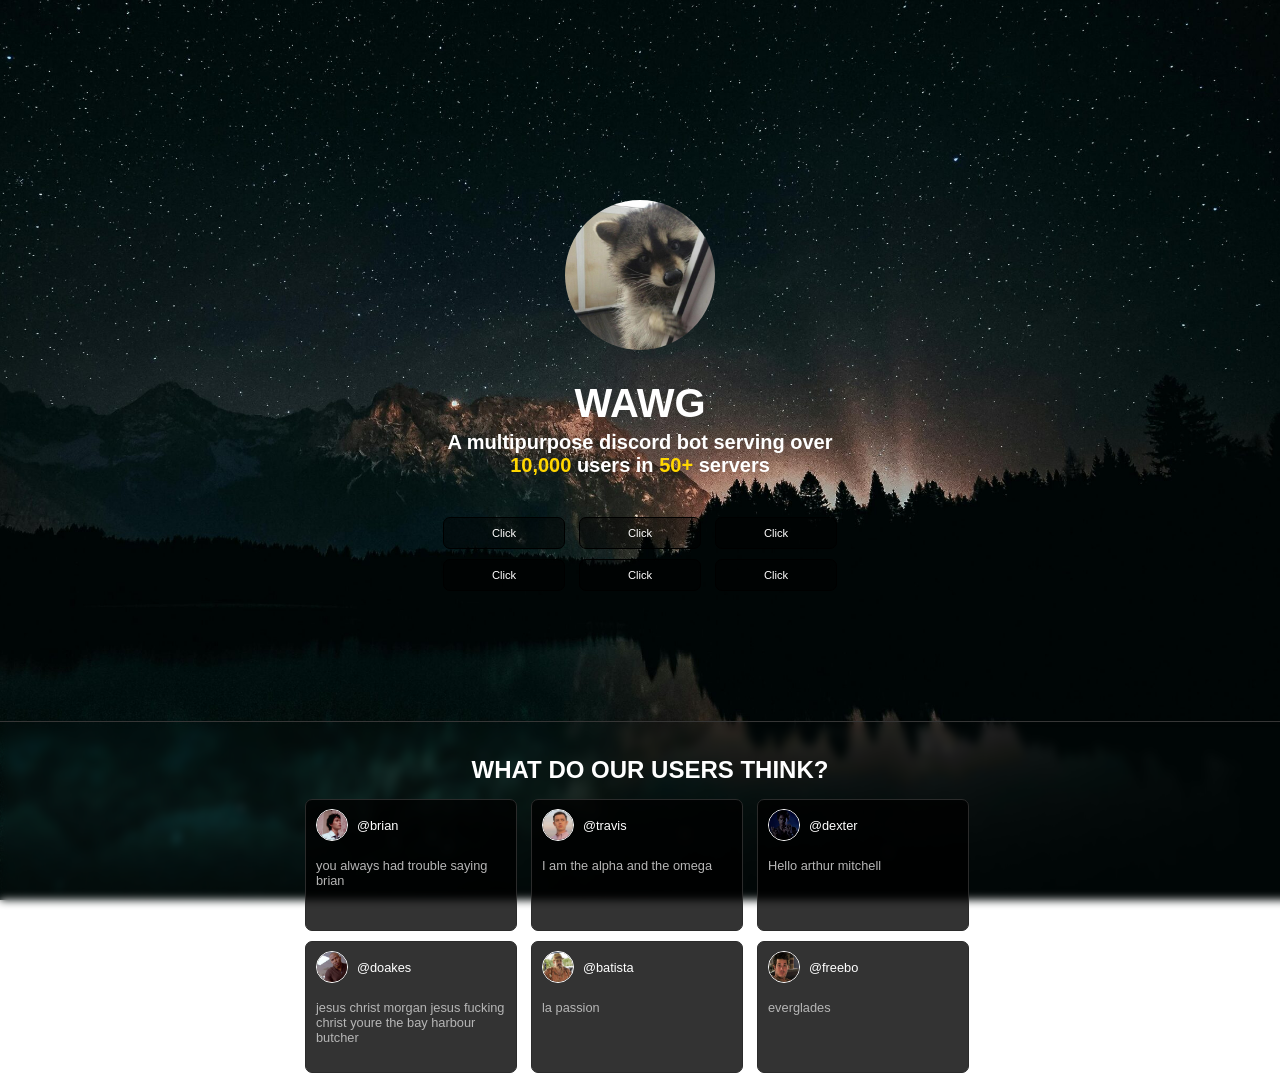
<file: learn/index.html>
<!DOCTYPE html>
<html lang="en">
<head>
    <meta charset="UTF-8">
    <meta name="viewport" content="width=device-width, initial-scale=1.0">
    <title>Test Page</title>
    <link rel="stylesheet" href="styles.css">
</head>
<body>
    <div class="pfp">
        <img class="logo" src="logo.jpg" alt="wawg logo">
        <h1>WAWG</h1>
        <h2>A multipurpose discord bot serving over <span>10,000</span> users in <span>50+</span> servers</h2>
    </div>
    <div class="buttons">
        <section class="buttons1">
            <a class="button" href="/">Click</a>
            <a class="button" href="/">Click</a>
            <a class="button" href="/">Click</a>
        </section>
        <section class="buttons2">
            <a class="button" href="/">Click</a>
            <a class="button" href="/">Click</a>
            <a class="button" href="/">Click</a>
        </section>
    </div>

    <div class="blurred-section">
    <h3>WHAT DO OUR USERS THINK?</h3>
    <div class="reviews">
        <div class="box1">
            <section class="box">
                <div class="rvwimgat">
                <img class="rvimg" src="images/moser.JPG" alt="review">
                <p class="rvwat">@brian</p></div>
                <p class="rvw">you always had trouble saying brian</p>
            </section>
            <section class="box">
                <div class="rvwimgat">
                <img class="rvimg" src="images/ddk.JPG" alt="review">
                <p class="rvwat">@travis</p></div>
                <p class="rvw">I am the alpha and the omega</p>
            </section>
            <section class="box">
                <div class="rvwimgat">
                <img class="rvimg" src="images/dexter.jpg" alt="review">
                <p class="rvwat">@dexter</p></div>
                <p class="rvw">Hello arthur mitchell</p>
            </section>
        </div>

        <div class="box2">
            <section class="box">
                <div class="rvwimgat">
                <img class="rvimg" src="images/doakes.JPG" alt="review">
                <p class="rvwat">@doakes</p></div>
                <p class="rvw">jesus christ morgan jesus fucking christ youre the bay harbour butcher</p>
            </section>
            <section class="box">
                <div class="rvwimgat">
                <img class="rvimg" src="images/angel.JPG" alt="review">
                <p class="rvwat">@batista</p></div>
                <p class="rvw">la passion</p>
            </section>
            <section class="box">
                <div class="rvwimgat">
                <img class="rvimg" src="images/freebo.JPG" alt="review">
                <p class="rvwat">@freebo</p></div>
                <p class="rvw">everglades</p>
            </section>
        </div>
    </div>
    </div>
    
</body>
</html>
</file>
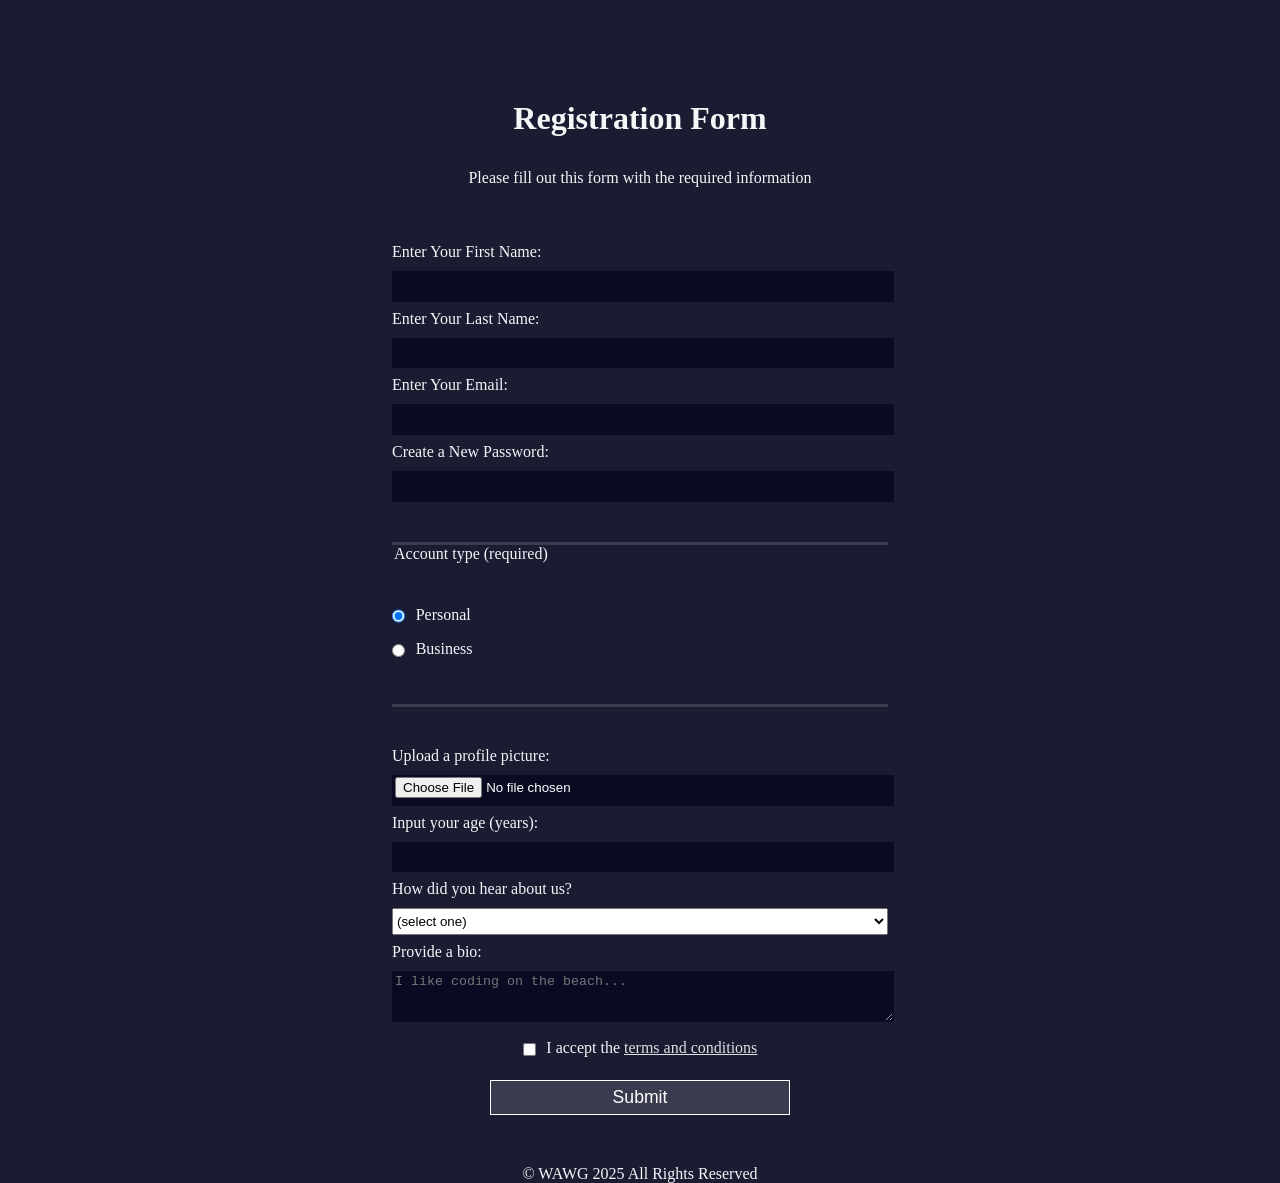
<file: registration/index.html>
<!DOCTYPE html>
<html lang="en">
  <head>
    <meta charset="UTF-8">
    <title>Registration Form</title>
    <link rel="stylesheet" href="styles.css" />
  </head>
  <body>
    <h1>Registration Form</h1>
    <p>Please fill out this form with the required information</p>
    <form method="post" action='https://register-demo.freecodecamp.org'>
      <fieldset>
        <label for="first-name">Enter Your First Name: <input id="first-name" name="first-name" type="text" required /></label>
        <label for="last-name">Enter Your Last Name: <input id="last-name" name="last-name" type="text" required /></label>
        <label for="email">Enter Your Email: <input id="email" name="email" type="email" required /></label>
        <label for="new-password">Create a New Password: <input id="new-password" name="new-password" type="password" pattern="[a-z0-5]{8,}" required /></label>
      </fieldset>
      <fieldset>
        <legend>Account type (required)</legend>
        <label for="personal-account"><input id="personal-account" type="radio" name="account-type" class="inline" checked /> Personal</label>
        <label for="business-account"><input id="business-account" type="radio" name="account-type" class="inline" /> Business</label>
      </fieldset>
      <fieldset>
        <label for="profile-picture">Upload a profile picture: <input id="profile-picture" type="file" name="file" /></label>
        <label for="age">Input your age (years): <input id="age" type="number" name="age" min="13" max="120" /></label>
        <label for="referrer">How did you hear about us?
          <select id="referrer" name="referrer">
            <option value="">(select one)</option>
            <option value="1">freeCodeCamp News</option>
            <option value="2">freeCodeCamp YouTube Channel</option>
            <option value="3">freeCodeCamp Forum</option>
            <option value="4">Other</option>
          </select>
        </label>
        <label for="bio">Provide a bio:
          <textarea id="bio" name="bio" rows="3" cols="30" placeholder="I like coding on the beach..."></textarea>
        </label>
      </fieldset>
      <label class="tc" for="terms-and-conditions">
        <input class="inline" id="terms-and-conditions" type="checkbox" required name="terms-and-conditions" /> I accept the <a href="https://www.freecodecamp.org/news/terms-of-service/">terms and conditions</a>
      </label>
      <input type="submit" value="Submit" />
    </form>
    <footer>&copy; WAWG 2025 All Rights Reserved</footer>
  </body>
</html>
</file>
<file: learn/styles.css>
body {
    background-image: url(space.jpg);
    background-size: cover;
    background-repeat: no-repeat;
    background-position: center;
    background-attachment: fixed;
    margin: 0;
    padding: 0;
}

.buttons {
    max-width: 800px;
    margin-left: auto;
    margin-right: auto;
}

.buttons1, .buttons2 {
    text-align: center;
    margin-top: 10px;
    margin-bottom: 10px;
}

.buttons1 {
    margin-top: 40px;
}

.button {
    font-size: 0.7rem;
    text-decoration: none;
    border: solid;
    padding-top: 9px;
    padding-bottom: 9px;
    display: inline-block;
    width: 120px;
    margin-left: auto;
    margin-right: auto;
    border-color: rgb(0, 0, 0);
    background-color: rgba(0, 0, 0, 0.452);
    border-radius: 7px;
    margin-left: 5px;
    margin-right: 5px;
    font-family: sans-serif, fantasy;
    color: white;
    border-style: solid;
    border-width: 1px;
}

@media (max-width: 600px) {
    .button {
        display: block;
        width: 120px;
        margin-left: auto;
        margin-right: auto;
        margin-top: 5px;
    }

    .buttons1,
    .buttons2 {
        text-align: center;
        margin: 5px;
    }
}

.button:hover {
    background-color: rgba(53, 53, 53, 0.329);
    color: gold;
}

.pfp {
    max-width: 400px;
    margin-left: auto;
    margin-right: auto;
    text-align: center;
    font-family: sans-serif, fantasy;
    margin-top: 200px;
    color: white;
}

h1 {
    font-size: 2.5rem;
    margin-bottom: 10px;
    color: white;
    font-family: sans-serif, fantasy;
}

h2 {
    font-size: 1.25rem;
    margin-top: -5px;
}

span {
    color: gold;
}

.logo {
    width: 150px;
    height: 150px;
    border-radius: 50%;
}

h3 {
    font-size: 1.5rem;
    margin-bottom: 10px;
    color: white;
    font-family: sans-serif, fantasy;
    text-align: center;
}

.reviews {
    max-width: 700px;
    margin-left: auto;
    margin-right: auto;
}

.box {
    border-style: solid;
    width: 200px;
    height: 125px;
    margin-left: 5px;
    margin-right: 5px;
    margin-top: 5px;
    margin-bottom: 5px;
    border-radius: 7px;
    display: inline-block;
    padding-left: 10px;
    padding-top: 5px;
    border-width: 1px;
    border-color: #2b2b2b;
    background-color: #000000CC;
    vertical-align: top;
}

.rvwimgat {
    display: inline-block;
}

.rvimg {
    display: inline-block;
    height: 30px;
    width: 30px;
    border-radius: 50%;
    vertical-align: middle;
    border-style: solid;
    border-width: 0.5px;
    border-color: white;
}

.rvwat {
    display: inline-block;
    font-family: sans-serif;
    font-size: 15px;
    vertical-align: middle;
    margin-left: 5px;
    font-size: 0.8rem;
    color: white;
}

.box:hover {
    border-color: white;
}

.rvw {
    color: white;
    font-family: sans-serif;
    font-size: 0.8rem;
    color: #b6b6b6;
}

.blurred-section {
    margin-top: 130px;
    background-color: rgba(0, 0, 0, 0);
    backdrop-filter: blur(4px);
    -webkit-backdrop-filter: blur(4px);
    padding: 10px;
    border-top: solid;
    border-width: 1px;
    border-color: #363636;
    width: 100vw;
}

@media (max-width: 768px) {
    .box {
        display: block;
        width: 90%;
        /* or a fixed width like 300px */
        margin: 10px auto;
        /* top/bottom 10px, left/right auto centers it */
    }

    .reviews {
        max-width: 300px;
        height: 125px;
        padding: 0 10px;
        /* add padding so it doesn’t touch the screen edge */
    }
}
</file>
<file: registration/styles.css>
body {
    width: 100%;
    height: 100vh;
    margin: 0;
    background-color: #1b1b32;
    color: #f5f6f7;
    font-family: Tahoma;
    font-size: 16px;
  }
  
  h1, p {
    margin: 1em auto;
    text-align: center;
  }
  
  form {
    width: 60vw;
    max-width: 500px;
    min-width: 300px;
    margin: 0 auto;
    padding-bottom: 2em;
  }
  
  fieldset {
    border: none;
    padding: 2rem 0;
    border-bottom: 3px solid #3b3b4f;
  }
  
  fieldset:last-of-type {
    border-bottom: none;
  }
  
  label {
    display: block;
    margin: 0.5rem 0;
  }
  
  input,
  textarea,
  select {
    margin: 10px 0 0 0;
    width: 100%;
    min-height: 2em;
  }
  
  input, textarea {
    background-color: #0a0a23;
    border: 1px solid #0a0a23;
    color: #ffffff;
  }
  
  .inline {
    width: unset;
    margin: 0 0.5em 0 0;
    vertical-align: middle;
  }
  
  input[type="submit"] {
    display: block;
    width: 60%;
    margin: 1em auto;
    height: 2em;
    font-size: 1.1rem;
    background-color: #3b3b4f;
    border-color: white;
    min-width: 300px;
  }
  
  input[type="file"] {
    padding: 1px 2px;
  }
  
  a {
    color: #dfdfe2;
  }

  a:hover {
    color: #00a6ff
  }

  input[type="submit"]:hover {
    background-color: #1b1b32;
    cursor: pointer;
  }

  h1 {
    margin-top: 100px;
  }

  footer {
    text-align: center;
  }

  .tc {
    text-align: center;
    margin-top: -30px;
  }
</file>
